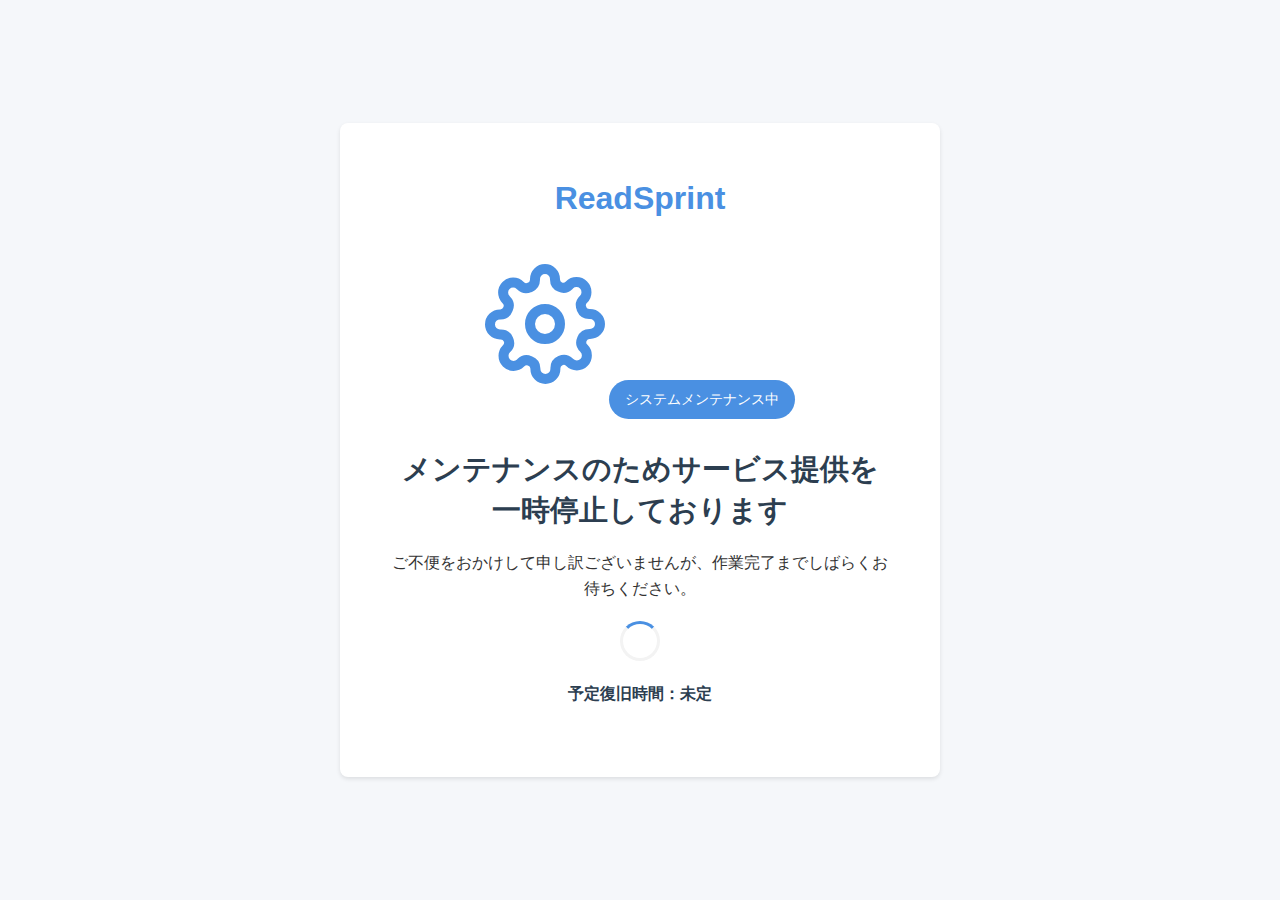
<file: docs/maintenance_page.html>
<!DOCTYPE html>
<html lang="ja">
<head>
    <meta charset="UTF-8">
    <meta name="viewport" content="width=device-width, initial-scale=1.0">
    <title>ReadSprint</title>
    <style>
        :root {
            --primary-color: #4A90E2;
            --secondary-color: #2C3E50;
            --footer-bg: #4A90E2;
            --footer-text: #E5E7EB;
            --background-color: #F5F7FA;
            --text-color: #333333;
            --error-color: #E74C3C;
            --success-color: #2ECC71;
        }

        * {
            margin: 0;
            padding: 0;
            box-sizing: border-box;
        }

        body {
            font-family: 'Helvetica Neue', Arial, sans-serif;
            background-color: var(--background-color);
            color: var(--text-color);
            min-height: 100vh;
            display: flex;
            flex-direction: column;
            align-items: center;
            justify-content: center;
            padding: 20px;
            line-height: 1.6;
        }

        .maintenance-container {
            max-width: 600px;
            width: 90%;
            background: white;
            padding: clamp(20px, 5vw, 40px);
            border-radius: 8px;
            box-shadow: 0 2px 4px rgba(0, 0, 0, 0.1);
            text-align: center;
        }

        .logo {
            font-size: clamp(1.5rem, 4vw, 2rem);
            color: var(--primary-color);
            font-weight: bold;
            margin-bottom: 20px;
        }

        .maintenance-icon {
            width: clamp(80px, 15vw, 120px);
            height: clamp(80px, 15vw, 120px);
            margin: 20px auto;
            color: var(--primary-color);
        }

        h1 {
            color: var(--secondary-color);
            font-size: clamp(1.2rem, 3vw, 1.8rem);
            margin-bottom: 20px;
            line-height: 1.4;
        }

        p {
            color: var(--text-color);
            line-height: 1.6;
            margin-bottom: 20px;
            font-size: clamp(0.9rem, 2vw, 1rem);
        }

        .status-badge {
            display: inline-block;
            background-color: var(--primary-color);
            color: white;
            padding: 8px 16px;
            border-radius: 20px;
            font-size: clamp(0.8rem, 2vw, 0.9rem);
            margin-bottom: 30px;
        }

        .estimated-time {
            font-weight: bold;
            color: var(--secondary-color);
        }

        @keyframes rotate {
            from { transform: rotate(0deg); }
            to { transform: rotate(360deg); }
        }

        .loading-spinner {
            width: clamp(30px, 8vw, 40px);
            height: clamp(30px, 8vw, 40px);
            border: 3px solid #f3f3f3;
            border-top: 3px solid var(--primary-color);
            border-radius: 50%;
            animation: rotate 1s linear infinite;
            margin: 20px auto;
        }

        @media (prefers-reduced-motion: reduce) {
            .loading-spinner {
                animation: none;
            }
        }

        @media (max-width: 480px) {
            .maintenance-container {
                width: 95%;
                padding: 15px;
            }
        }

        @media (min-width: 1200px) {
            .maintenance-container {
                padding: 50px;
            }
        }

        @media (prefers-color-scheme: dark) {
            body {
                background-color: #1a1a1a;
                color: #ffffff;
            }

            .maintenance-container {
                background: #2d2d2d;
            }

            .status-badge {
                background-color: var(--primary-color);
            }

            .loading-spinner {
                border-color: #404040;
                border-top-color: var(--primary-color);
            }

            p {
                color: #e0e0e0;
            }

            .estimated-time {
                color: #e0e0e0;
            }
        }
    </style>
</head>
<body>
    <div class="maintenance-container">
        <div class="logo">ReadSprint</div>
        <svg class="maintenance-icon" viewBox="0 0 24 24" fill="none" stroke="currentColor" stroke-width="2" stroke-linecap="round" stroke-linejoin="round">
            <circle cx="12" cy="12" r="3"></circle>
            <path d="M19.4 15a1.65 1.65 0 0 0 .33 1.82l.06.06a2 2 0 0 1 0 2.83 2 2 0 0 1-2.83 0l-.06-.06a1.65 1.65 0 0 0-1.82-.33 1.65 1.65 0 0 0-1 1.51V21a2 2 0 0 1-2 2 2 2 0 0 1-2-2v-.09A1.65 1.65 0 0 0 9 19.4a1.65 1.65 0 0 0-1.82.33l-.06.06a2 2 0 0 1-2.83 0 2 2 0 0 1 0-2.83l.06-.06a1.65 1.65 0 0 0 .33-1.82 1.65 1.65 0 0 0-1.51-1H3a2 2 0 0 1-2-2 2 2 0 0 1 2-2h.09A1.65 1.65 0 0 0 4.6 9a1.65 1.65 0 0 0-.33-1.82l-.06-.06a2 2 0 0 1 0-2.83 2 2 0 0 1 2.83 0l.06.06a1.65 1.65 0 0 0 1.82.33H9a1.65 1.65 0 0 0 1-1.51V3a2 2 0 0 1 2-2 2 2 0 0 1 2 2v.09a1.65 1.65 0 0 0 1 1.51 1.65 1.65 0 0 0 1.82-.33l.06-.06a2 2 0 0 1 2.83 0 2 2 0 0 1 0 2.83l-.06.06a1.65 1.65 0 0 0-.33 1.82V9a1.65 1.65 0 0 0 1.51 1H21a2 2 0 0 1 2 2 2 2 0 0 1-2 2h-.09a1.65 1.65 0 0 0-1.51 1z"></path>
        </svg>
        <div class="status-badge">システムメンテナンス中</div>
        <h1>メンテナンスのためサービス提供を一時停止しております</h1>
        <p>ご不便をおかけして申し訳ございませんが、作業完了までしばらくお待ちください。</p>
        <div class="loading-spinner"></div>
        <p class="estimated-time">予定復旧時間：<span id="maintenance-end">未定</span></p>
    </div>
</body>
</html>
</file>
